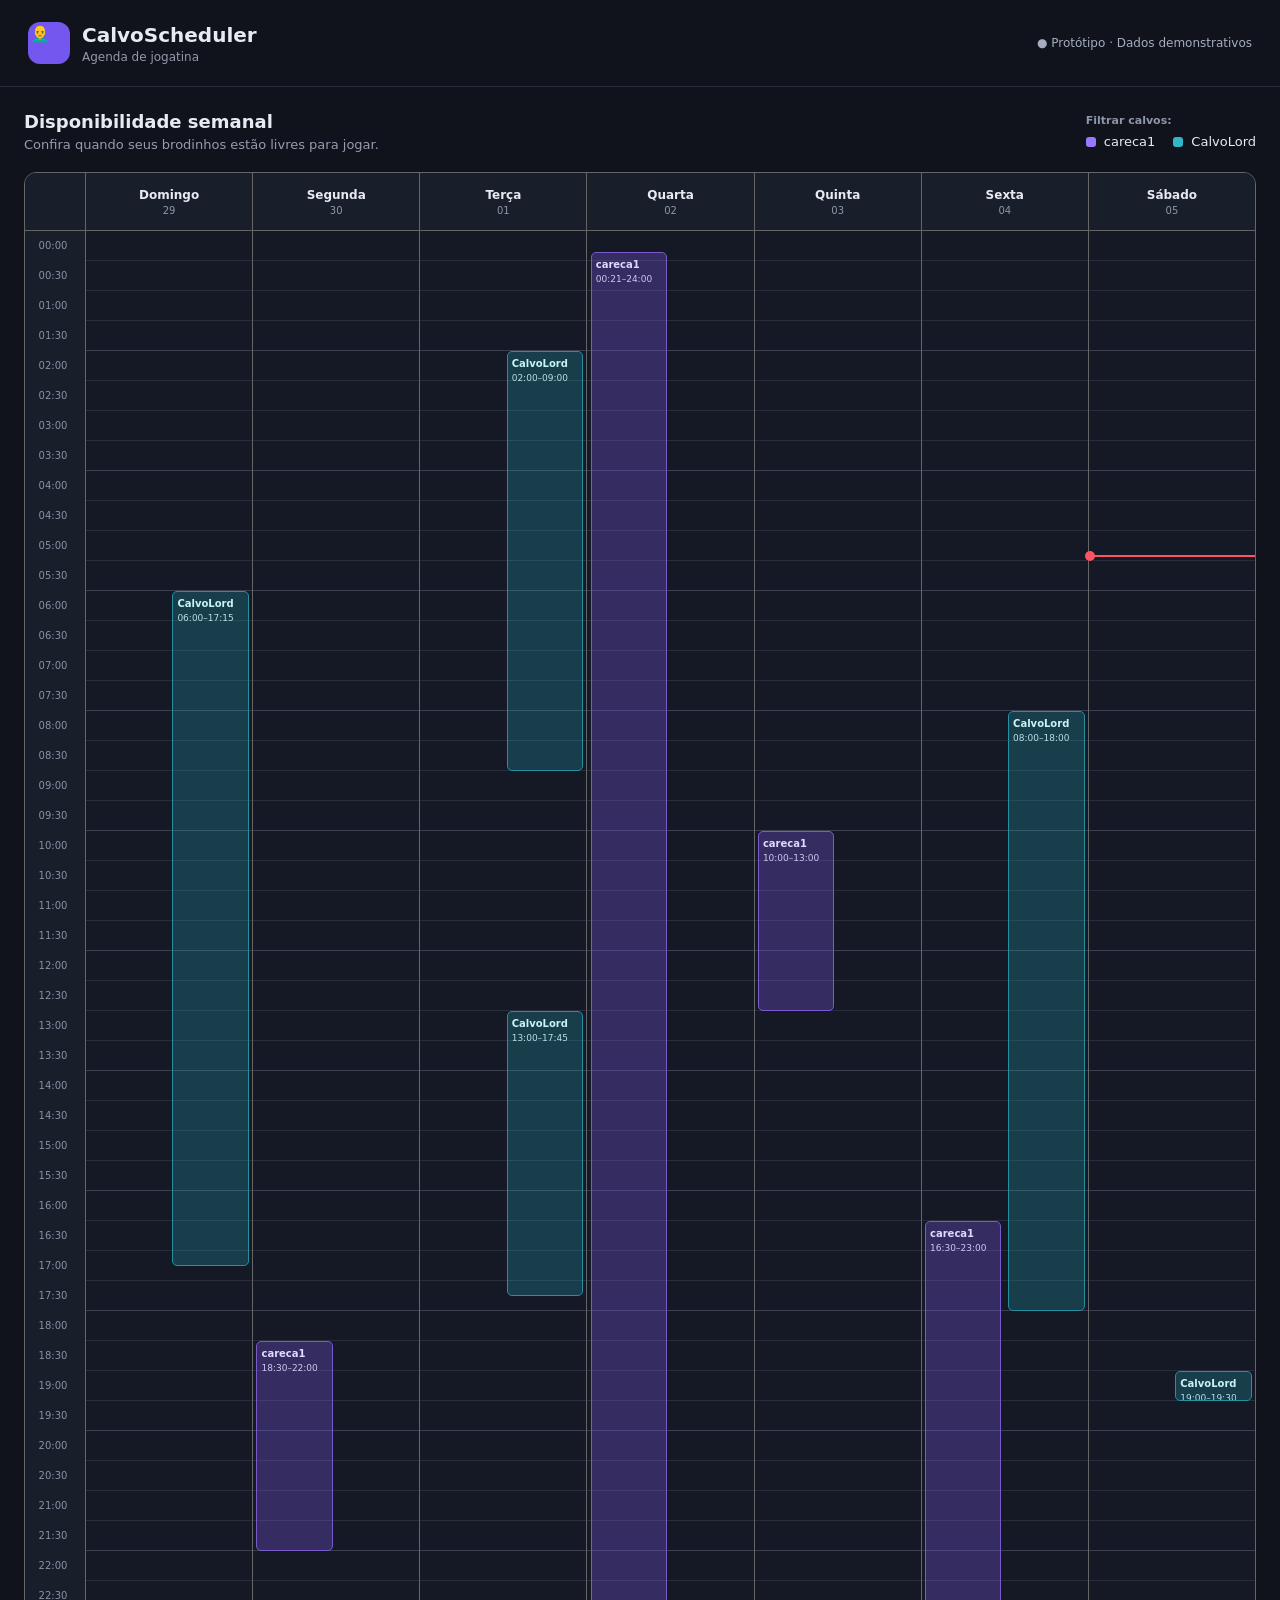
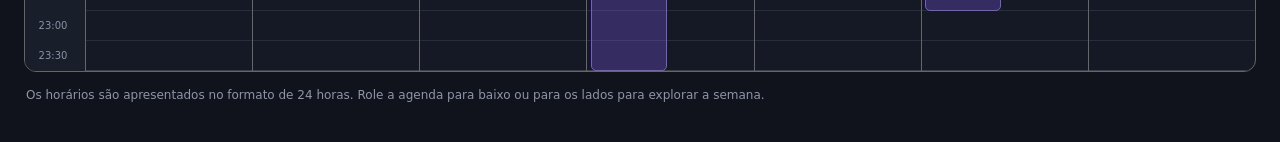
<file: index.html>
<!DOCTYPE html>
<html lang="pt-BR">
<head>
<meta charset="UTF-8">
<meta name="viewport" content="width=device-width, initial-scale=1">
<title>CalvoScheduler | Agenda de Jogatina</title>
<link rel="stylesheet" href="css/styles.css">
</head>
<body>
<header>
  <div class="brand">
    <div class="logo">
        <span class="logo-tl">👨‍🦲</span>
        <!-- <span class="logo-tr">📅</span> -->
        <!-- <span class="logo-bl">🎮</span> -->
        <!-- <span class="logo-br">🐴</span> -->
    </div>
    <div>
      <h1>CalvoScheduler</h1>
      <div class="subtitle">Agenda de jogatina</div>
    </div>
  </div>
  <div class="status">● Protótipo · Dados demonstrativos</div>
</header>
<main>
  <div class="toolbar">
    <div>
      <h2>Disponibilidade semanal</h2>
      <div class="description">Confira quando seus brodinhos estão livres para jogar.</div>
    </div>
    <div class="filter-container">
        <div class="filter-title">Filtrar calvos:</div>
        <div class="legend" id="legend"></div>
    </div>
  </div>
  <div class="calendar">
    <div class="grid" id="calendar">
        <div class="time-head"></div>
        <div class="day-head">Domingo<small></small></div>
        <div class="day-head">Segunda<small></small></div>
        <div class="day-head">Terça<small></small></div>
        <div class="day-head">Quarta<small></small></div>
        <div class="day-head">Quinta<small></small></div>
        <div class="day-head">Sexta<small></small></div>
        <div class="day-head">Sábado<small></small></div>
        <div class="time-labels" id="times"></div>
    </div>
  </div>
  <footer>Os horários são apresentados no formato de 24 horas. Role a agenda para baixo ou para os lados para explorar a semana.</footer>
</main>
<script src="js/script.js"></script>
</body>
</html>
</file>
<file: css/styles.css>
* { box-sizing: border-box; }
body {
  margin: 0; background: #10131c; color: #e8eaf2;
  font-family: Inter, system-ui, -apple-system, sans-serif;
}
header {
  padding: 22px 28px; display: flex; align-items: center;
  justify-content: space-between; border-bottom: 1px solid #282d3b;
  gap: 12px;
}
.brand { display: flex; align-items: center; gap: 12px; }
.logo {
  width: 42px;
  height: 42px;
  position: relative;
  border-radius: 12px;
  background: #7457ee;
  overflow: hidden;
}

.logo span {
  position: absolute;
  font-size: 16px;
  line-height: 1;
}

.logo-tl {
  top: 4px;
  left: 2px;
}

.logo-tr {
  top: 4px;
  right: 2px;
}

.logo-bl {
  bottom: 4px;
  left: 2px;
}

.logo-br {
  bottom: 4px;
  right: 2px;
}
h1 { font-size: 20px; margin: 0; }
.subtitle { color: #9399ab; font-size: 12px; margin-top: 3px; }
.status { color: #a5adc0; font-size: 12px; }
main { max-width: 1500px; margin: auto; padding: 24px; }
.toolbar {
  display: flex; align-items: center; justify-content: space-between;
  flex-wrap: wrap; gap: 16px; margin-bottom: 20px;
}
h2 { font-size: 18px; margin: 0 0 5px; }
.description { color: #969caf; font-size: 13px; }
.legend {
  display: flex;
  gap: 18px;
  flex-wrap: wrap;
}

.legend-filter {
  display: flex;
  align-items: center;
  gap: 8px;
  font-size: 13px;
  cursor: pointer;
  user-select: none;
}

.legend-filter input {
  position: absolute;
  opacity: 0;
  pointer-events: none;
}

.legend-filter .dot {
  width: 10px;
  height: 10px;
  border-radius: 3px;
  transition: opacity .2s, transform .2s;
}

.legend-filter input:not(:checked) + .dot {
  opacity: .25;
  transform: scale(.8);
}

.legend-filter input:not(:checked) ~ .legend-name {
  color: #666b7c;
  text-decoration: line-through;
}
.legend span { display: flex; align-items: center; gap: 8px; font-size: 13px; }
.dot { width: 10px; height: 10px; border-radius: 3px; }
.purple { background: #9879ff; }
.blue { background: #31b6c9; }
.calendar {
  border: 1px solid #666666; border-radius: 12px;
  overflow: auto; background: #151925;
}
.grid {
    display: grid;
  grid-template-columns: 60px repeat(7, minmax(105px, 1fr));
  grid-template-rows: 58px 1440px;
  min-width: 850px;
}
.day-head {
  position: sticky; top: 0; z-index: 5; background: #191e2b;
  height: 58px; display: flex; flex-direction: column;
  justify-content: center; align-items: center;
  border-bottom: 1px solid #666666; border-left: 1px solid #666666;
  font-size: 12px; font-weight: 650; gap: 3px;
}
.day-head small { color: #8f96a9; font-size: 10px; font-weight: 400; }
.time-head { background: #191e2b; border-bottom: 1px solid #666666; }
.time-labels {
  display: grid; grid-template-rows: repeat(48, 30px);
  background: #191e2b;
}
.time-label {
  color: #8991a5; font-size: 10px; text-align: center;
  transform: translateY(-6px); padding-right: 4px; padding-top: 15px;
}
.day {
  position: relative; height: 1440px;
  border-left: 1px solid #666666;
  background-image: repeating-linear-gradient(
    to bottom, transparent 0, transparent 29px,
    #292e3d 29px, #292e3d 30px
  );
}
.day::after {
  content: ""; position: absolute; inset: 0; pointer-events: none;
  background: repeating-linear-gradient(to bottom,
    transparent 0, transparent 119px, #3a4052 119px, #3a4052 120px);
}
.event {
  position: absolute; z-index: 2; border-radius: 5px;
  padding: 5px 4px; overflow: hidden;
  font-size: 10px; line-height: 1.35; font-weight: 600;
  border: 1px solid transparent; min-height: 16px;
}
.event strong { display: block; font-size: 10px; }
.event small { font-size: 9px; font-weight: 400; opacity: .9; }
.event.careca {
  color: #e3d9ff; background: rgba(123, 86, 228, .32);
  border-color: #795bd0;
}
.event.calvo {
  color: #c6f5f6; background: rgba(32, 164, 185, .26);
  border-color: #268fa2;
}
.event.all-day { background: rgba(123, 86, 228, .22); }
footer {
  padding: 16px 2px; color: #8d95a9; font-size: 12px;
}
@media(max-width:600px) {
  header { padding: 16px; }
  main { padding: 16px 10px; }
  .status { display: none; }
  .grid { grid-template-columns: 48px repeat(7, minmax(100px, 1fr)); }
}
.current-time-line {
  position: absolute;
  left: 0;
  right: 0;
  height: 2px;
  background: #ff5263;
  z-index: 4;
  pointer-events: none;
  display: none;
}

.current-time-line::before {
  content: "";
  position: absolute;
  left: -4px;
  top: -4px;
  width: 10px;
  height: 10px;
  border-radius: 50%;
  background: #ff5263;
}

.filter-container {
  display: flex;
  flex-direction: column;
  gap: 7px;
}

.filter-title {
  color: #8f96a9;
  font-size: 11px;
  font-weight: 600;
}
</file>
